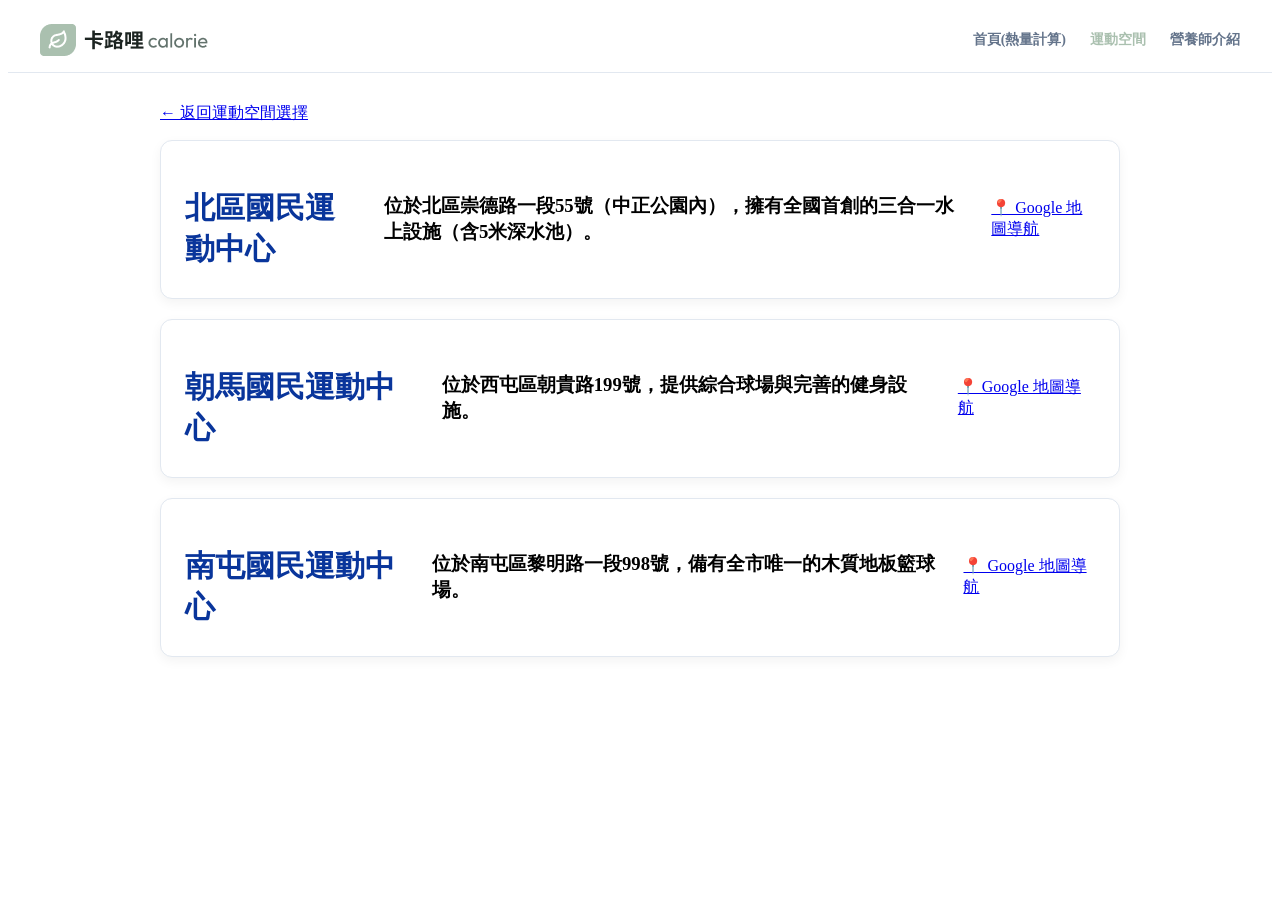
<file: sport/sport11.html>
<!DOCTYPE html>
<html lang="en">
<head>
    <meta charset="UTF-8">
    <meta name="viewport" content="width=device-width, initial-scale=1.0">
    <title>台中市公共運動空間</title>

    <!-- Google 字體 -->
  <link rel="preconnect" href="https://fonts.googleapis.com">
  <link rel="preconnect" href="https://fonts.gstatic.com" crossorigin>
  <link href="https://fonts.googleapis.com/css2?family=Noto+Sans+TC:wght@400;500;700;800;900&display=swap" rel="stylesheet">

  <!-- 引入外部 CSS -->
  <link rel="stylesheet" href="sport.css">
  
  <!-- 引入外部 JS（使用 defer 確保 DOM 載入後執行） -->
  <script src="sport.js" defer></script>
</head>
<body>

    <!-- 頂部導覽列 -->
  <header class="navbar">
    <div class="nav-container">
      <a href="index.html" class="logo">
        <img src="logo.png" alt="卡路里 calorie">
      </a>
      <nav class="nav-links">
        <a href="../index/index.html">首頁(熱量計算)</a>
        <a href="./sport.html" class="active">運動空間</a>
        <a href="../teacher/health.html">營養師介紹</a>
        
      </nav>
    </div>
  </header>

  <!-- 據點詳細清單區 -->
  <main class="location-page-container">
    
    <!-- 返回按鈕 -->
    <div class="back-nav">
      <a href="./sport.html" class="btn-back">
        &#8592; 返回運動空間選擇
      </a>
    </div>
    <p>
        <div class="place-card">
            <h2 class="place-name">北區國民運動中心</h2>
            <h3>位於北區崇德路一段55號（中正公園內），擁有全國首創的三合一水上設施（含5米深水池）。</h3>
        
        <a href="https://www.google.com/maps/search/?api=1&query=台中市北區國民運動中心+台中市北區崇德路一段55號" target="_blank" rel="noopener noreferrer" class="btn-map-link"
                target="_blank" 
                rel="noopener noreferrer">
          📍 Google 地圖導航
        </a>
        </div>
        <div class="place-card">
            <h2 class="place-name">朝馬國民運動中心</h2>
            <h3>位於西屯區朝貴路199號，提供綜合球場與完善的健身設施。</h3>
       
            <a href="https://maps.app.goo.gl/fGSq7o8CkX9EKLK99"
                target="_blank" 
                rel="noopener noreferrer">📍 
                Google 地圖導航</a>
        </div> 
          
        
        <div class="place-card">
            <h2 class="place-name">南屯國民運動中心</h2>
            <h3>位於南屯區黎明路一段998號，備有全市唯一的木質地板籃球場。</h3>
        
        <a href="https://maps.app.goo.gl/2mcR4SL1sD3f6weL9"
                target="_blank" 
                rel="noopener noreferrer">
          📍 Google 地圖導航
        </a>
        </div>
    
    </p>
</body>
</html>
</file>
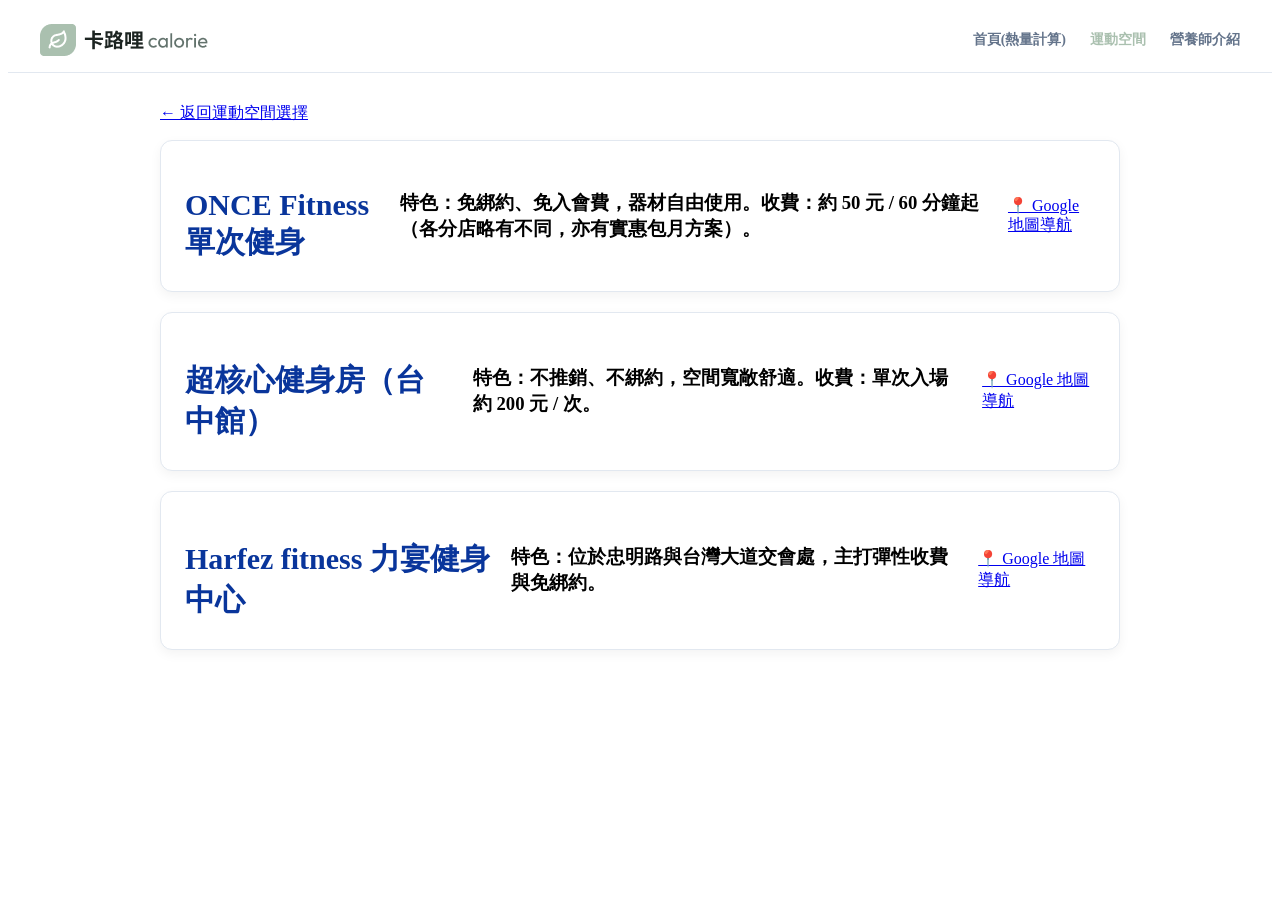
<file: sport/sport12.html>
<!DOCTYPE html>
<html lang="en">
<head>
    <meta charset="UTF-8">
    <meta name="viewport" content="width=device-width, initial-scale=1.0">
    <title>台中市公共運動空間</title>

    <!-- Google 字體 -->
  <link rel="preconnect" href="https://fonts.googleapis.com">
  <link rel="preconnect" href="https://fonts.gstatic.com" crossorigin>
  <link href="https://fonts.googleapis.com/css2?family=Noto+Sans+TC:wght@400;500;700;800;900&display=swap" rel="stylesheet">

  <!-- 引入外部 CSS -->
  <link rel="stylesheet" href="sport.css">
  
  <!-- 引入外部 JS（使用 defer 確保 DOM 載入後執行） -->
  <script src="sport.js" defer></script>
</head>
<body>

    <!-- 頂部導覽列 -->
  <header class="navbar">
    <div class="nav-container">
      <a href="index.html" class="logo">
        <img src="logo.png" alt="卡路里 calorie">
      </a>
      <nav class="nav-links">
        <a href="../index/index.html">首頁(熱量計算)</a>
        <a href="./sport.html" class="active">運動空間</a>
        <a href="../teacher/health.html">營養師介紹</a>
        
      </nav>
    </div>
  </header>

  <!-- 據點詳細清單區 -->
  <main class="location-page-container">
    
    <!-- 返回按鈕 -->
    <div class="back-nav">
      <a href="./sport.html" class="btn-back">
        &#8592; 返回運動空間選擇
      </a>
    </div>
    <p>
        <div class="place-card">
            <h2 class="place-name">ONCE Fitness 單次健身</h2>
            <h3>特色：免綁約、免入會費，器材自由使用。收費：約 50 元 / 60 分鐘起（各分店略有不同，亦有實惠包月方案）。</h3>
        
        <a href="https://maps.app.goo.gl/eSm12ZBPbzJKoWt19"
                target="_blank" 
                rel="noopener noreferrer">
          📍 Google 地圖導航
        </a>
        </div>
        <div class="place-card">
            <h2 class="place-name">超核心健身房（台中館）</h2>
            <h3>特色：不推銷、不綁約，空間寬敞舒適。收費：單次入場約 200 元 / 次。</h3>
       
            <a href="https://maps.app.goo.gl/ZYecLX8kkujY4es57"
                target="_blank" 
                rel="noopener noreferrer">📍 
                Google 地圖導航</a>
         </div>
          
        
        <div class="place-card">
            <h2 class="place-name">Harfez fitness 力宴健身中心</h2>
            <h3>特色：位於忠明路與台灣大道交會處，主打彈性收費與免綁約。</h3>
        
        <a href="https://maps.app.goo.gl/Acv34V4sGfA7BkHP6"
                target="_blank" 
                rel="noopener noreferrer">
          📍 Google 地圖導航
        </a>
        </div>
    
    </p>
</body>
</html>
</file>
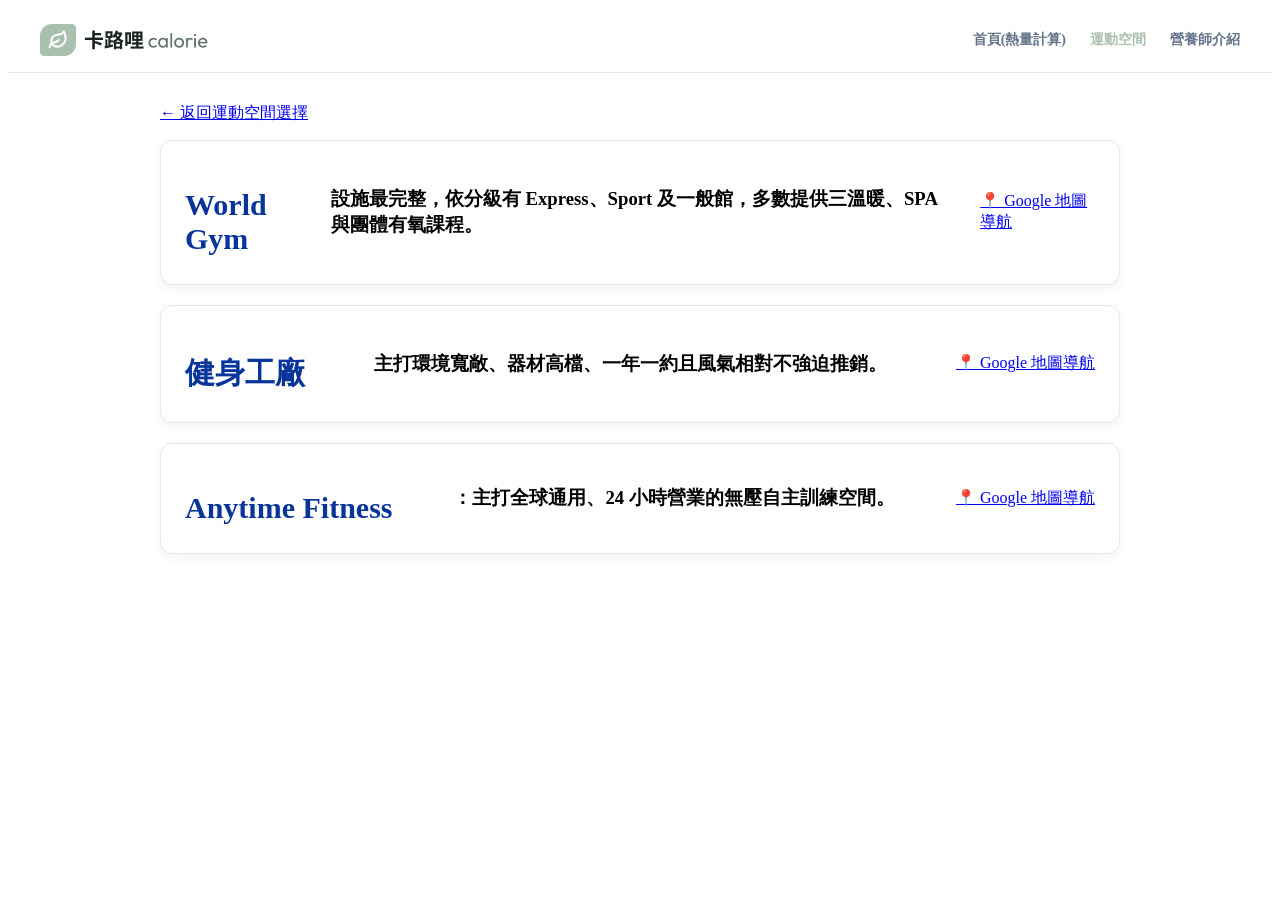
<file: sport/sport13.html>
<!DOCTYPE html>
<html lang="en">
<head>
    <meta charset="UTF-8">
    <meta name="viewport" content="width=device-width, initial-scale=1.0">
    <title>台中市公共運動空間</title>

    <!-- Google 字體 -->
  <link rel="preconnect" href="https://fonts.googleapis.com">
  <link rel="preconnect" href="https://fonts.gstatic.com" crossorigin>
  <link href="https://fonts.googleapis.com/css2?family=Noto+Sans+TC:wght@400;500;700;800;900&display=swap" rel="stylesheet">

  <!-- 引入外部 CSS -->
  <link rel="stylesheet" href="sport.css">
  
  <!-- 引入外部 JS（使用 defer 確保 DOM 載入後執行） -->
  <script src="sport.js" defer></script>
</head>
<body>

    <!-- 頂部導覽列 -->
  <header class="navbar">
    <div class="nav-container">
      <a href="index.html" class="logo">
        <img src="logo.png" alt="卡路里 calorie">
      </a>
      <nav class="nav-links">
        <a href="../index/index.html">首頁(熱量計算)</a>
        <a href="./sport.html" class="active">運動空間</a>
        <a href="../teacher/health.html">營養師介紹</a>
        
      </nav>
    </div>
  </header>

  <!-- 據點詳細清單區 -->
  <main class="location-page-container">
    
    <!-- 返回按鈕 -->
    <div class="back-nav">
      <a href="./sport.html" class="btn-back">
        &#8592; 返回運動空間選擇
      </a>
    </div>
    <p>
        <div class="place-card">
            <h2 class="place-name">World Gym</h2>
            <h3>設施最完整，依分級有 Express、Sport 及一般館，多數提供三溫暖、SPA 與團體有氧課程。</h3>
       
        <a href="https://maps.app.goo.gl/mtgyTg8xve3aFH8y8"
                target="_blank" 
                rel="noopener noreferrer">
          📍 Google 地圖導航
        </a>
         </div>
        <div class="place-card">
            <h2 class="place-name">健身工廠</h2>
            <h3>主打環境寬敞、器材高檔、一年一約且風氣相對不強迫推銷。</h3>
       
            <a href="https://maps.app.goo.gl/PbXFEcMzGuz4UBpx9"
                target="_blank" 
                rel="noopener noreferrer">📍 
                Google 地圖導航</a>
         </div>
          
        
        <div class="place-card">
            <h2 class="place-name">Anytime Fitness</h2>
            <h3>：主打全球通用、24 小時營業的無壓自主訓練空間。</h3>
        
        <a href="https://maps.app.goo.gl/3jrpB7QVFjyXyN1v5"
                target="_blank" 
                rel="noopener noreferrer">
          📍 Google 地圖導航
        </a>
        </div>
    
    </p>
</body>
</html>
</file>
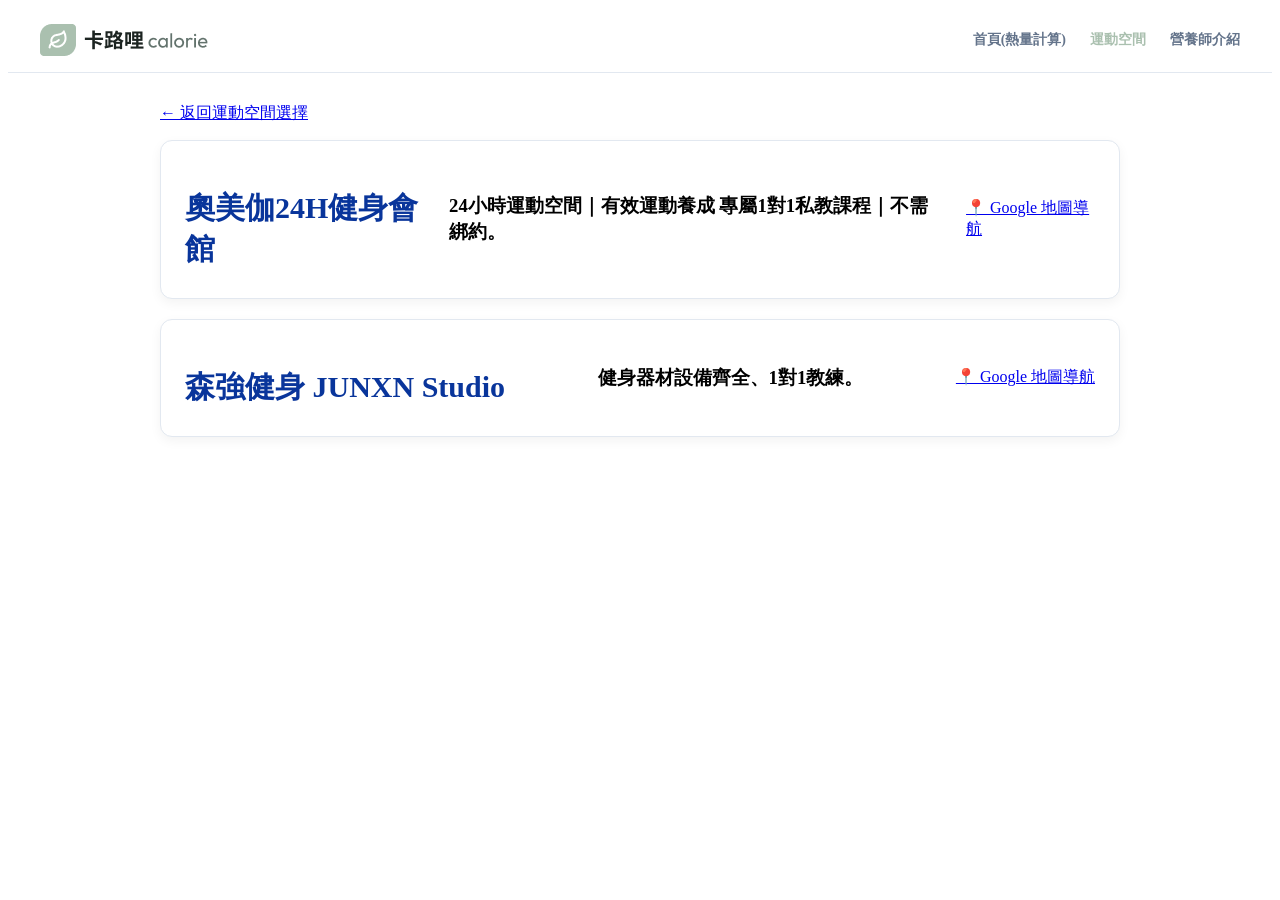
<file: sport/sport14.html>
<!DOCTYPE html>
<html lang="en">
<head>
    <meta charset="UTF-8">
    <meta name="viewport" content="width=device-width, initial-scale=1.0">
    <title>台中市公共運動空間</title>

    <!-- Google 字體 -->
  <link rel="preconnect" href="https://fonts.googleapis.com">
  <link rel="preconnect" href="https://fonts.gstatic.com" crossorigin>
  <link href="https://fonts.googleapis.com/css2?family=Noto+Sans+TC:wght@400;500;700;800;900&display=swap" rel="stylesheet">

  <!-- 引入外部 CSS -->
  <link rel="stylesheet" href="sport.css">
  
  <!-- 引入外部 JS（使用 defer 確保 DOM 載入後執行） -->
  <script src="sport.js" defer></script>
</head>
<body>

    <!-- 頂部導覽列 -->
  <header class="navbar">
    <div class="nav-container">
      <a href="index.html" class="logo">
        <img src="logo.png" alt="卡路里 calorie">
      </a>
      <nav class="nav-links">
        <a href="../index/index.html">首頁(熱量計算)</a>
        <a href="./sport.html" class="active">運動空間</a>
        <a href="../teacher/health.html">營養師介紹</a>
       
      </nav>
    </div>
  </header>

  <!-- 據點詳細清單區 -->
  <main class="location-page-container">
    
    <!-- 返回按鈕 -->
    <div class="back-nav">
      <a href="./sport.html" class="btn-back">
        &#8592; 返回運動空間選擇
      </a>
    </div>
    <p>
        <div class="place-card">
            <h2 class="place-name">奧美伽24H健身會館</h2>
            <h3>24小時運動空間｜有效運動養成 專屬1對1私教課程｜不需綁約。</h3>
        
        <a href="https://share.google/hfnjvqGvjZGxKbTtz"
                 target="_blank" 
                rel="noopener noreferrer">
          📍 Google 地圖導航
        </a>
        </div>
        <div class="place-card">
            <h2 class="place-name">森強健身 JUNXN Studio</h2>
            <h3>健身器材設備齊全、1對1教練。</h3>
        
            <a href="https://share.google/BFP4IeSAh38AN69qx"
                target="_blank" 
                rel="noopener noreferrer">
                📍 Google 地圖導航</a>
        </div>
    </p>
    
</body>
</html>
</file>
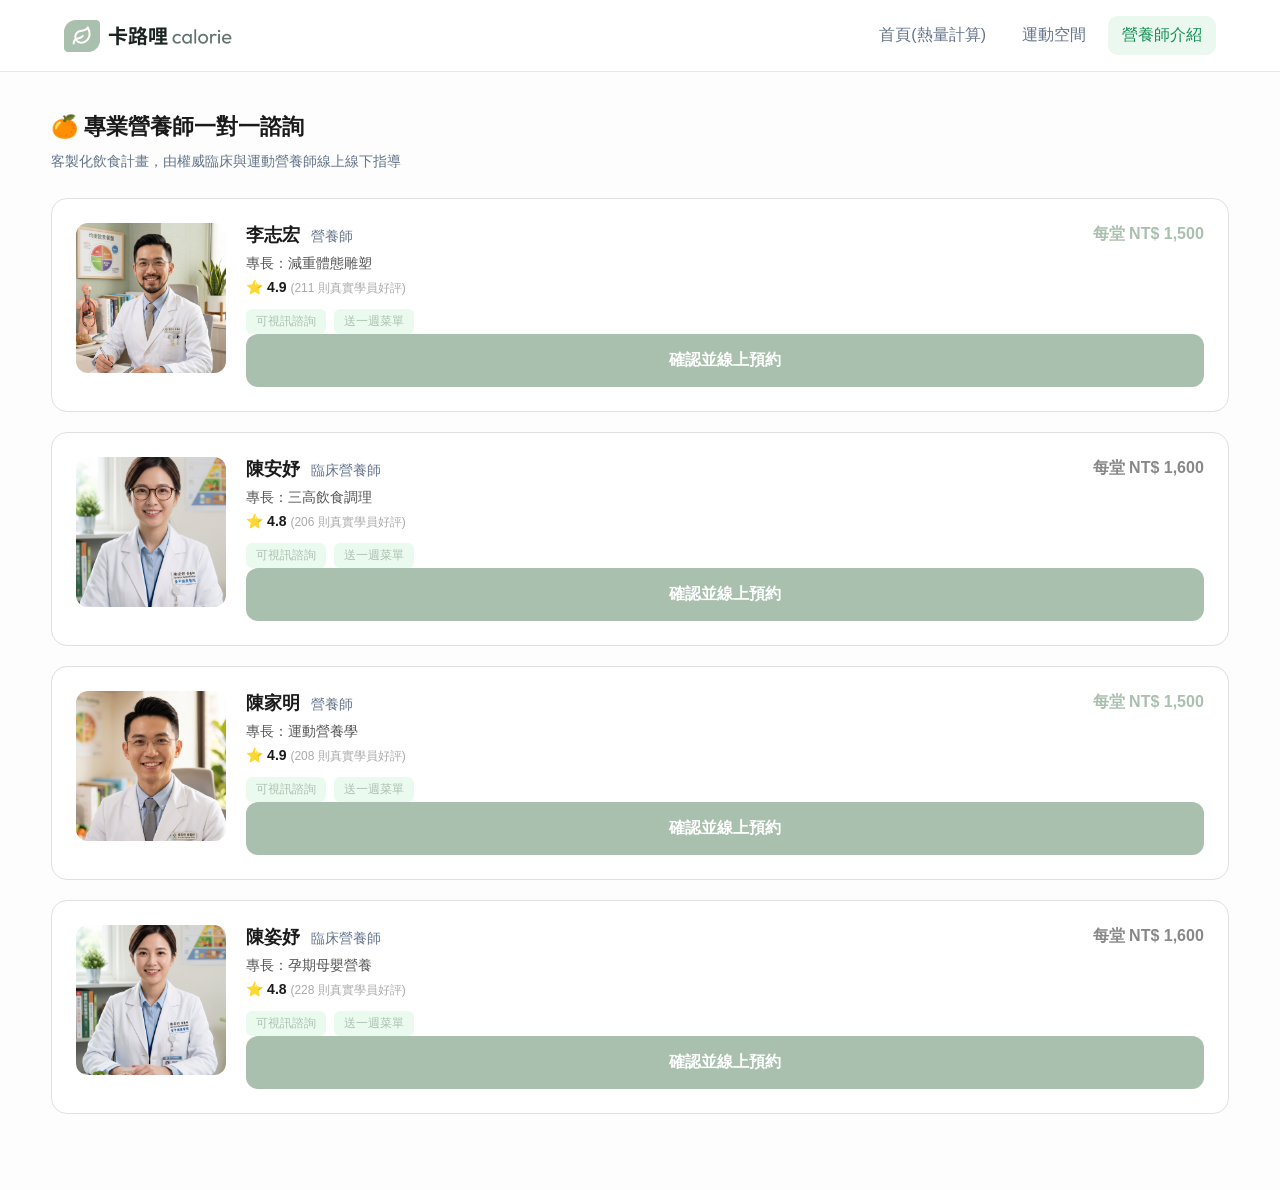
<file: teacher/health.html>
<!DOCTYPE html>
<html lang="zh-TW">

<head>
    <meta charset="UTF-8">
    <meta name="viewport" content="width=device-width, initial-scale=1.0">
    <title>專業營養師一對一諮詢</title>
    <!-- 建議先載入全站樣式，再載入頁面專屬樣式 -->
    <link rel="stylesheet" href="../index/style.css">
    <link rel="stylesheet" href="goodhealth.css">
</head>

<body>
    <header class="navbar">
        <div class="logo">
            <a href="../index/index.html">
                <img src="../index/logo.png" alt="卡路里 calorie">
            </a>
        </div>
        <nav class="nav-links">
            <a href="../index/index.html">首頁(熱量計算)</a>
            <a href="../sport/sport.html" >運動空間</a>
            <a href="./teacher.html" class="active">營養師介紹</a>

        </nav>
    </header>

    <!-- 💡 1. 這裡改成 booking-container，避免跟 index 的 container 衝突 -->
    <div class="booking-container">
        <!-- 左側：營養師列表 -->
        <div class="left-panel">
            <h2 class="section-title">🍊 專業營養師一對一諮詢</h2>
            <p class="subtitle">客製化飲食計畫，由權威臨床與運動營養師線上線下指導</p>

            <!-- 營養師 1 (已選取狀態) -->
            <div class="card">
               
                <!-- 💡 2. 這裡改成 teacher-avatar，避免被全站導覽列頭貼縮小 -->
                <img src="11.jpg" alt="陳冠宇 營養師" class="teacher-avatar">
                <div class="card-info">
                    <div class="card-header">
                        <h3>李志宏 <span class="title-tag">營養師</span></h3>
                        <span class="price">每堂 NT$ 1,500</span>
                    </div>
                    <p class="specialty">專長：減重體態雕塑</p>
                    <div class="rating">⭐ 4.9 <span class="reviews">(211 則真實學員好評)</span></div>
                    <div class="tags">
                        <span class="tag green">可視訊諮詢</span>
                        <span class="tag green">送一週菜單</span>
                    </div>
                    <a href="./submit.html" class="submit-btn">確認並線上預約</a>
                    <!-- 修改後：改成 a 標籤，並在 href 放您的登入網址 -->
                    
                    

                </div>
            </div>

            <!-- 營養師 2 -->
            <div class="card">
                <!-- 💡 3. 這裡也改成 teacher-avatar -->
                <img src="22.jpg" alt="林佳蓉 臨床營養師" class="teacher-avatar">
                <div class="card-info">
                    <div class="card-header">
                        <h3>陳安妤 <span class="title-tag">臨床營養師</span></h3>
                        <span class="price gray">每堂 NT$ 1,600</span>
                    </div>
                    <p class="specialty">專長：三高飲食調理</p>
                    <div class="rating">⭐ 4.8 <span class="reviews">(206 則真實學員好評)</span></div>
                    <div class="tags">
                        <span class="tag green">可視訊諮詢</span>
                        <span class="tag green">送一週菜單</span>
                    </div>
                    <!-- 提交按鈕 -->
                    <a href="./submit.html" class="submit-btn">確認並線上預約</a>
                </div>
            </div>
            <!-- 營養師3(已選取狀態) -->
            <div class="card">
                <!-- 💡 2. 這裡改成 teacher-avatar，避免被全站導覽列頭貼縮小 -->
                <img src="33.jpg" alt="陳冠宇 營養師" class="teacher-avatar">
                <div class="card-info">
                    <div class="card-header">
                        <h3>陳家明 <span class="title-tag">營養師</span></h3>
                        <span class="price">每堂 NT$ 1,500</span>
                    </div>
                    <p class="specialty">專長：運動營養學</p>
                    <div class="rating">⭐ 4.9 <span class="reviews">(208 則真實學員好評)</span></div>
                    <div class="tags">
                        <span class="tag green">可視訊諮詢</span>
                        <span class="tag green">送一週菜單</span>
                    </div>
                    <!-- 提交按鈕 -->
                    <a href="./submit.html" class="submit-btn">確認並線上預約</a>
                </div>
            </div>

            <!-- 營養師4 -->
            <div class="card">
                <!-- 💡 3. 這裡也改成 teacher-avatar -->
                <img src="44.jpg" alt="林佳蓉 臨床營養師" class="teacher-avatar">
                <div class="card-info">
                    <div class="card-header">
                        <h3>陳姿妤 <span class="title-tag">臨床營養師</span></h3>
                        <span class="price gray">每堂 NT$ 1,600</span>
                    </div>
                    <p class="specialty">專長：孕期母嬰營養</p>
                    <div class="rating">⭐ 4.8 <span class="reviews">(228 則真實學員好評)</span></div>
                    <div class="tags">
                        <span class="tag green">可視訊諮詢</span>
                        <span class="tag green">送一週菜單</span>
                    </div>
                    <!-- 提交按鈕 -->
                   <a href="./submit.html" class="submit-btn">確認並線上預約</a>
                </div>
            </div>
        </div>

    </div>
    </div>


</body>

</html>
</file>
<file: sport/sport.css>
/* 頂部導覽列 */
.navbar {
  background: #ffffff;
  border-bottom: 1px solid #E2E8F0;
  height: 64px;
  display: flex;
  align-items: center;
  position: sticky;
  top: 0;
  z-index: 50;
}

.nav-container {
  max-width: 1200px;
  width: 100%;
  margin: 0 auto;
  padding: 0 24px;
  display: flex;
  justify-content: space-between;
  align-items: center;
}

.logo {
  display: flex;
  align-items: center;
  gap: 8px;
  text-decoration: none;
  color: #0F172A;
  font-weight: 800;
  font-size: 18px;
}

.nav-links {
  display: flex;
  gap: 24px;
}

.nav-links a {
  text-decoration: none;
  color: #64748B;
  font-size: 14px;
  font-weight: 600;
  transition: color 0.2s;
}

.nav-links a:hover,
.nav-links a.active {
  color: #AAC0AF;
  font-weight: 700;
}

/* 主內容與幻燈片外框 */
.slider-section {
  max-width: 1200px;
  width: 100%;
  margin: 40px auto;
  padding: 0 20px;
  flex: 1;
}

.section-header {
  text-align: center;
  margin-bottom: 36px;
}

.section-header h1 {
  font-size: 30px;
  font-weight: 900;
  color: #0F172A;
  letter-spacing: -0.5px;
}

.section-header p {
  font-size: 14px;
  color: #64748B;
  margin-top: 6px;
}

/* 幻燈片主容器 */
.carousel-wrapper {
  position: relative;
  display: flex;
  align-items: center;
}

.carousel-viewport {
  width: 100%;
  overflow: hidden;
  padding: 10px 0;
}

.carousel-track {
  display: flex;
  transition: transform 0.45s cubic-bezier(0.25, 1, 0.5, 1);
  gap: 24px;
}

/* 卡片設計（還原截圖樣式：上圖 + 下方底色實色卡） */
.card-slide {
  flex: 0 0 calc((100% - 48px) / 3); /* 預設桌面顯示 3 張卡片 */
  background: #AAC0AF;
  border-radius: 8px;
  overflow: hidden;
  box-shadow: 0 8px 24px rgba(192, 15, 38, 0.18);
  display: flex;
  flex-direction: column;
  height: 520px;
  transition: transform 0.3s ease;
}

.card-slide:hover {
  transform: translateY(-4px);
}

/* 卡片上半部圖片 */
.card-img-box {
  width: 100%;
  height: 56%;
  position: relative;
  overflow: hidden;
  background: #000;
}

.card-img-box img {
  width: 100%;
  height: 100%;
  object-fit: cover;
  display: block;
}

/* 卡片下半部文字資訊 */
.card-content {
  height: 44%;
  padding: 20px 22px;
  display: flex;
  flex-direction: column;
  justify-content: space-between;
  color: #ffffff;
}

.card-title {
  font-size: 20px;
  font-weight: 800;
  letter-spacing: 0.5px;
  margin-bottom: 8px;
  line-height: 1.3;
}

.card-desc {
  font-size: 12.5px;
  line-height: 1.6;
  color: rgba(255, 255, 255, 0.92);
  font-weight: 400;
  display: -webkit-box;
  -webkit-line-clamp: 3;
  line-clamp: 3; 
  -webkit-box-orient: vertical;
  overflow: hidden;
}

/* 白色圓角按鈕 */
.btn-action {
  background: #ffffff;
  color: #AAC0AF;
  text-decoration: none;
  text-align: center;
  padding: 9px 0;
  border-radius: 6px;
  font-size: 13px;
  font-weight: 800;
  letter-spacing: 1px;
  box-shadow: 0 2px 6px rgba(0, 0, 0, 0.15);
  transition: background 0.2s, transform 0.1s;
  margin-top: 12px;
  display: block;
}

.btn-action:hover {
  background: #FFF1F2;
}

.btn-action:active {
  transform: scale(0.98);
}

/* 左右箭頭按鈕 */
.nav-arrow {
  position: absolute;
  top: 50%;
  transform: translateY(-50%);
  width: 44px;
  height: 44px;
  border: none;
  background: transparent;
  cursor: pointer;
  z-index: 10;
  display: flex;
  align-items: center;
  justify-content: center;
  transition: all 0.2s;
}

.nav-arrow.prev {
  left: -50px;
}

.nav-arrow.next {
  right: -50px;
}

.nav-arrow svg {
  width: 32px;
  height: 32px;
  stroke: #E0533C;
  stroke-width: 2.5;
  fill: none;
  transition: stroke 0.2s, transform 0.2s;
}

.nav-arrow:hover svg {
  stroke: #AAC0AF;
  transform: scale(1.15);
}

.nav-arrow:disabled {
  opacity: 0.2;
  cursor: not-allowed;
}

/* 底部圓點指示器 */
.slider-dots {
  display: flex;
  justify-content: center;
  gap: 8px;
  margin-top: 24px;
}

.dot {
  width: 8px;
  height: 8px;
  border-radius: 50%;
  background: #CBD5E1;
  cursor: pointer;
  transition: all 0.3s;
}

.dot.active {
  width: 24px;
  border-radius: 12px;
  background: #AAC0AF;
}

/* RWD 響應式斷點 */
@media (max-width: 1024px) {
  .card-slide {
    flex: 0 0 calc((100% - 24px) / 2); /* 平板顯示 2 張 */
  }
  .nav-arrow.prev { left: -20px; }
  .nav-arrow.next { right: -20px; }
}

@media (max-width: 640px) {
  .nav-links { display: none; }
  .card-slide {
    flex: 0 0 100%;                  /* 手機顯示 1 張 */
  }
  .nav-arrow { display: none; }
}


/* 據點清單專屬樣式 */
    .location-page-container {
      max-width: 960px;
      margin: 30px auto 60px;
      padding: 0 20px;
    }


    .place-name {
      font-size: 30px;
      font-weight: 800;
      color: #09359b;
      margin-bottom: 6px;
    }

    /* 卡片外框容器 */
.place-card {
  background: #ffffff;
  border: 1px solid #E2E8F0;
  border-radius: 12px;
  padding: 22px 24px;
  margin-bottom: 20px;
  display: flex;
  justify-content: space-between;
  align-items: center;
  gap: 20px;
  box-shadow: 0 4px 12px rgba(0, 0, 0, 0.05);
  transition: all 0.25s ease;
}

/* 滑鼠移入卡片的微浮起效果 */
.place-card:hover {
  transform: translateY(-3px);
  box-shadow: 0 8px 20px rgba(0, 0, 0, 0.08);
  border-color: #AAC0AF;
}
</file>
<file: index/style.css>
/* ================================
   卡路里智慧管家 - 全站樣式
   ================================ */

* {
    box-sizing: border-box;
}

:root {
    --green: #27b86e;
    --green-dark: #168f52;
    --green-light: #eaf8f0;
    --text: #1e293b;
    --muted: #64748b;
    --border: #e2e8f0;
    --bg: #f8fafc;
    --white: #ffffff;
    --danger: #ef4444;
    --radius: 14px;
    --shadow: 0 8px 24px rgba(15, 23, 42, 0.06);
}

body {
    margin: 0;
    color: var(--text);
    background: var(--bg);
    font-family:
        -apple-system, BlinkMacSystemFont, "Segoe UI",
        "Noto Sans TC", "Microsoft JhengHei", sans-serif;
}

button,
select,
input {
    font: inherit;
    
}

button {
    transition: 0.2s ease;
    
}

button:disabled {
    cursor: not-allowed;
    opacity: 0.5;
}

/* 導覽列 */
.navbar {
    display: flex;
    align-items: center;
    justify-content: space-between;
    gap: 24px;
    min-height: 72px;
    padding: 12px 5%;
    background: var(--white);
    border-bottom: 1px solid var(--border);
    position: sticky;
    top: 0;
    z-index: 20;
}

.logo img {
    display: block;
    width: auto;
    max-height: 42px;
}

.nav-links {
    display: flex;
    align-items: center;
    gap: 8px;
}

.nav-links a {
    padding: 9px 14px;
    color: var(--muted);
    text-decoration: none;
    border-radius: 10px;
}

.nav-links a:hover,
.nav-links a.active {
    color: var(--green-dark);
    background: var(--green-light);
}

.user-status {
    display: flex;
    align-items: center;
    gap: 10px;
}

.status-badge {
    padding: 7px 11px;
    color: var(--green-dark);
    background: var(--green-light);
    border-radius: 999px;
    font-size: 13px;
    white-space: nowrap;
}

.avatar {
    width: 34px;
    height: 34px;
    border-radius: 50%;
    background: #dbeafe;
}

/* 主要內容 */
.container {
    width: min(1180px, 92%);
    margin: 0 auto;
    padding: 36px 0 56px;
}

.top-section {
    display: grid;
    grid-template-columns: 1fr;
    gap: 24px;
}

.calc-box,
.meals-container {
    padding: 28px;
    background: var(--white);
    border: 1px solid var(--border);
    border-radius: var(--radius);
    box-shadow: var(--shadow);
}

.calc-box h1 {
    margin: 0 0 10px;
    font-size: clamp(24px, 3vw, 34px);
    line-height: 1.3;
}

.subtitle {
    margin: 0 0 24px;
    color: var(--muted);
    line-height: 1.7;
}

.search-title {
    margin-bottom: 10px;
    font-weight: 700;
}

.food-form {
    display: flex;
    flex-wrap: wrap;
    gap: 8px;
}

.select-serving,
.input-food {
    min-height: 44px;
    padding: 0 12px;
    background: var(--white);
    border: 1px solid var(--border);
    border-radius: 9px;
    outline: none;
}

.select-serving:focus,
.input-food:focus {
    border-color: var(--green);
    box-shadow: 0 0 0 3px rgba(39, 184, 110, 0.12);
}

.select-serving {
    flex: 1;
    min-width: 110px;
}

.food-form .input-food {
    flex: 2;
    min-width: 180px;
}

.food-form input.input-food {
    flex: 1;
    min-width: 90px;
}

/* 移除按鈕外觀與灰框 */
.btn-delete {
    background: transparent;      /* 移除灰色背景 */
    border: none;                 /* 移除灰框線 */
    outline: none;
    padding: 0;                   /* 移除預設內距 */
    margin-left: 8px;             /* 與左側熱量數值保持距離 */
    cursor: pointer;              /* 滑鼠移入變手指 */
    display: inline-flex;         /* 確保 SVG 垂直對齊 */
    align-items: center;
    justify-content: center;
    transition: transform 0.15s ease, opacity 0.15s ease;
}

/* 1. 外層容器：填滿整行並開啟彈性盒佈局 */
.btn-group {
    display: flex;
    width: 100%;
    gap: 12px;           /* 按鈕之間的間隔距離 */
    margin-top: 14px;
    margin-bottom: 14px;
}

.btn-calc {
    flex: 110;       /* 關鍵：強制三個按鈕 1:1:1 絕對均分寬度 */
    min-height: 42px;  /* 按鈕高度 */
    border: 0; 
    border-radius: 9px;
    color: var(--white);
    background: #AAC0AF;
    font-weight: 700;
    margin-right: 20px;
   
    
}

.btn-calc:hover:not(:disabled) {
    background: #FAAC9A;
    transform: translateY(-1px);
}

.result-bar {
    display: grid;
    grid-template-columns: repeat(4, 1fr);
    gap: 12px;
    padding: 14px 16px;
    background: var(--green-light);
    border-radius: 10px;
}

.highlight-green {
    color: var(--green);
}

/* 三餐 */
.bottom-section {
    margin-top: 30px;
}

.meals-header {
    display: flex;
    align-items: center;
    justify-content: space-between;
    gap: 16px;
}

.meals-header h2 {
    margin: 0;
}

.btn-clear {
    padding: 7px 12px;
    color: var(--danger);
    background: transparent;
    border: 1px solid #f87171;
    border-radius: 6px;
    cursor: pointer;
}

.btn-clear:hover {
    background: #fef2f2;
}

.meals-grid {
    display: grid;
    grid-template-columns: repeat(auto-fit, minmax(280px, 1fr));
    gap: 20px;
    margin-top: 15px;
}

.meal-card {
    padding: 16px;
    background: var(--white);
    border: 1px solid var(--border);
    border-radius: 12px;
}

.meal-card > div:first-child {
    display: flex;
    justify-content: space-between;
    align-items: center;
    padding-bottom: 8px;
    margin-bottom: 10px;
    border-bottom: 1px solid #f1f5f9;
}

.meal-card h4 {
    margin: 0;
    font-weight: 700;
}

.empty-meal {
    padding: 20px 0;
    color: #94a3b8;
    font-size: 13px;
    text-align: center;
}

.meal-list {
    padding: 0;
    margin: 0;
    list-style: none;
    font-size: 13px;
}

.meal-item {
    display: flex;
    align-items: center;
    justify-content: space-between;
    gap: 12px;
    padding: 8px 0;
    border-bottom: 1px dashed #f1f5f9;
}

.meal-item:last-child {
    border-bottom: 0;
}

.meal-item .food-name {
    font-weight: 600;
}

.meal-item .nutrition {
    margin-top: 2px;
    color: #94a3b8;
    font-size: 11px;
}

.meal-item .food-actions {
    display: flex;
    align-items: center;
    gap: 8px;
    white-space: nowrap;
}

.meal-item .remove-btn {
    padding: 0;
    color: #cbd5e1;
    background: transparent;
    border: 0;
    cursor: pointer;
}

.meal-item .remove-btn:hover {
    color: var(--danger);
}

.total-summary-card {
    margin-top: 22px;
    padding: 20px;
    text-align: center;
    background: #f8fafc;
    border: 1px solid var(--border);
    border-radius: 12px;
}

.total-summary-card h3 {
    margin: 0 0 12px;
}

.formula-box {
    display: flex;
    justify-content: center;
}

.total-badge {
    padding: 12px 20px;
    color: var(--green-dark);
    background: var(--green-light);
    border-radius: 999px;
    font-size: 18px;
}

/* RWD */
@media (max-width: 850px) {
    .navbar {
        flex-wrap: wrap;
    }

    .nav-links {
        order: 3;
        width: 100%;
        overflow-x: auto;
        justify-content: flex-start;
    }

    .result-bar {
        grid-template-columns: repeat(2, 1fr);
    }
}

@media (max-width: 560px) {
    .container {
        width: 94%;
        padding-top: 20px;
    }

    .calc-box,
    .meals-container {
        padding: 18px;
    }

    .user-status .status-badge {
        display: none;
    }

    .result-bar {
        grid-template-columns: 1fr 1fr;
        font-size: 13px;
    }

    .meals-header {
        align-items: flex-start;
    }

    .meals-header h2 {
        font-size: 20px;
    }

    .food-form .select-serving,
    .food-form .input-food,
    .food-form input.input-food {
        flex: 1 1 100%;
    }

    .meal-item {
        align-items: flex-start;
    }
}
</file>
<file: teacher/goodhealth.css>
/* ================================
   卡路里智慧管家 - 變數設定
   ================================ */
:root {
    --green: #27b86e;
    --green-dark: #168f52;
    --green-light: #eaf8f0;
    --text: #1e293b;
    --muted: #64748b;
    --border: #e2e8f0;
    --bg: #f8fafc;
    --white: #ffffff;
    --danger: #ef4444;
    --radius: 14px;
    --shadow: 0 8px 24px rgba(15, 23, 42, 0.06);
}

/* 基礎重設與字型設定 */
* {
    box-sizing: border-box;
    margin: 0;
    padding: 0;
    font-family: -apple-system, BlinkMacSystemFont, "Segoe UI", "Noto Sans TC", "Microsoft JhengHei", sans-serif;
}

body {
    background-color: #fcfdfc;
    color: var(--text);
    /* 💡 移除 display: flex，改用標準垂直排列，讓 Navbar 乖乖待在最上面 */
}

/* ================================
   導覽列（Navbar）樣式
   ================================ */
.navbar {
    display: flex;
    align-items: center;
    justify-content: space-between;
    gap: 24px;
    min-height: 72px;
    padding: 12px 5%;
    background: var(--white);
    border-bottom: 1px solid var(--border);
    position: sticky;
    top: 0;
    z-index: 20;
    width: 100%;
}

.logo img {
    display: block;
    width: auto;
    max-height: 42px;
}

.nav-links {
    display: flex;
    align-items: center;
    gap: 8px;
}

.nav-links a {
    padding: 9px 14px;
    color: var(--muted);
    text-decoration: none;
    border-radius: 10px;
}

.nav-links a:hover,
.nav-links a.active {
    color: var(--green-dark);
    background: var(--green-light);
}

.user-status {
    display: flex;
    align-items: center;
    gap: 10px;
}

.status-badge {
    padding: 7px 11px;
    color: var(--green-dark);
    background: var(--green-light);
    border-radius: 999px;
    font-size: 13px;
    white-space: nowrap;
}

/* 💡 將原本導覽列的 .avatar 改名為 .nav-avatar，避免跟營養師頭像衝突 */
.nav-avatar {
    width: 34px;
    height: 34px;
    border-radius: 50%;
    background: #dbeafe;
}

/* ================================
   預約區主容器
   ================================ */
/* 💡 將 .container 改為 .booking-container，與首頁的容器做區隔 */
.booking-container {
    display: flex;
    max-width: 1180px;
    width: 92%;
    margin: 0 auto;
    padding: 40px 0 56px;
    gap: 40px;
}

/* 左側區塊 */
.left-panel {
    flex: 1.3;
}

.section-title {
    font-size: 22px;
    color: #1a1a1a;
    margin-bottom: 8px;
}

.subtitle {
    font-size: 14px;
    color: var(--muted);
    margin-bottom: 24px;
}

/* 營養師卡片設計 */
.card {
    display: flex;
    background: #fff;
    border: 1px solid #e0e0e0;
    border-radius: 16px;
    padding: 24px;
    margin-bottom: 20px;
    gap: 20px;
    transition: all 0.3s;
}

/* 選取狀態的綠色外框 */
.card.active {
    border: 2px solid #AAC0AF;
    background-color: #fff;
}

/* 💡 將這裡的名稱改為 .teacher-avatar，確保大頭照可以正常顯示為 150px */
.teacher-avatar {
    width: 150px;
    height: 150px;
    border-radius: 12px;
    object-fit: cover;
}

.card-info {
    flex: 1;
}

.card-header {
    display: flex;
    justify-content: space-between;
    align-items: center;
    margin-bottom: 8px;
}

.card-header h3 {
    font-size: 18px;
    color: #1a1a1a;
}

.title-tag {
    font-size: 14px;
    color: var(--muted);
    font-weight: normal;
    margin-left: 6px;
}

.price {
    color: #AAC0AF;
    font-weight: bold;
    font-size: 16px;
}

.price.gray {
    color: #888;
}

.specialty {
    font-size: 14px;
    color: #555;
    margin-bottom: 6px;
}

.rating {
    font-size: 14px;
    color: #1a1a1a;
    font-weight: bold;
    margin-bottom: 12px;
}

.reviews {
    color: #aaa;
    font-weight: normal;
    font-size: 12px;
}

/* 標籤樣式 */
.tags {
    display: flex;
    gap: 8px;
}

.tag {
    font-size: 12px;
    padding: 4px 10px;
    border-radius: 6px;
}

.tag.green {
    background-color: #ebfaef;
    color: #AAC0AF;
}

/* 右側預約面板 */
.right-panel {
    flex: 1;
    background: #fff;
    border-radius: 20px;
    padding: 30px;
    box-shadow: var(--shadow);
    border: 1px solid var(--border);
    align-self: flex-start;
}

.step-section {
    margin-bottom: 28px;
}

.step-section h4 {
    font-size: 15px;
    color: #333;
    margin-bottom: 16px;
    display: flex;
    justify-content: space-between;
    align-items: center;
}

.month-text {
    font-size: 14px;
    color: #AAC0AF;
    font-weight: bold;
}

/* 日曆排版 */
.calendar {
    display: flex;
    justify-content: space-between;
    text-align: center;
}

.day-col {
    display: flex;
    flex-direction: column;
    gap: 8px;
    width: 12%;
}

.day-col span {
    font-size: 12px;
    color: #999;
}

.day-col button {
    border: none;
    background: none;
    padding: 8px 0;
    border-radius: 8px;
    font-size: 14px;
    font-weight: bold;
    color: #333;
    cursor: pointer;
}

/* 啟用中的日期樣式 */
.day-col.active button {
    background-color: #AAC0AF;
    color: #fff;
}

/* 時段排版 */
.time-slots {
    display: grid;
    grid-template-columns: 1fr 1fr;
    gap: 12px;
}

.time-btn {
    border: 1px solid #e0e0e0;
    background: #fff;
    padding: 12px;
    border-radius: 10px;
    font-size: 13px;
    color: #444;
    cursor: pointer;
    transition: all 0.2s;
}

.time-btn.active {
    border: 1px solid #AAC0AF;
    background-color: #ebfaef;
    color: #AAC0AF;
    font-weight: bold;
}

.time-btn.disabled {
    background-color: #f5f5f5;
    color: #ccc;
    border-color: #e0e0e0;
    cursor: not-allowed;
}

/* 費用明細 */
.receipt {
    display: flex;
    flex-direction: column;
    gap: 10px;
}

.receipt-row {
    display: flex;
    justify-content: space-between;
    font-size: 14px;
    color: #444;
}

.receipt-row.discount {
    color: var(--danger);
}

hr {
    border: none;
    border-top: 1px solid var(--border);
    margin: 8px 0;
}

.receipt-row.total {
    font-weight: bold;
    color: #1a1a1a;
    font-size: 15px;
}

.total-price {
    color: #AAC0AF;
    font-size: 20px;
}

/* 按鈕樣式（已完美相容超連結 <a> 標籤） */
.submit-btn {
    display: block;          
    text-align: center;      
    text-decoration: none;   
    width: 100%;
    background-color: #AAC0AF;
    color: #fff;
    border: none;
    padding: 16px;
    border-radius: 12px;
    font-size: 16px;
    font-weight: bold;
    cursor: pointer;
    transition: background 0.2s;
    box-sizing: border-box;  
}

.submit-btn:hover {
    background-color: #FAAC9A;
}

/* ================================
   RWD 響應式斷點設定
   ================================ */
@media (max-width: 850px) {
    .navbar {
        flex-wrap: wrap;
        padding: 12px 4%;
    }

    .nav-links {
        order: 3;
        width: 100%;
        overflow-x: auto;
        justify-content: flex-start;
    }
}

@media (max-width: 768px) {
    .booking-container {
        flex-direction: column;
        padding: 20px 0;
    }
    .right-panel {
        width: 100%;
    }
}
</file>
